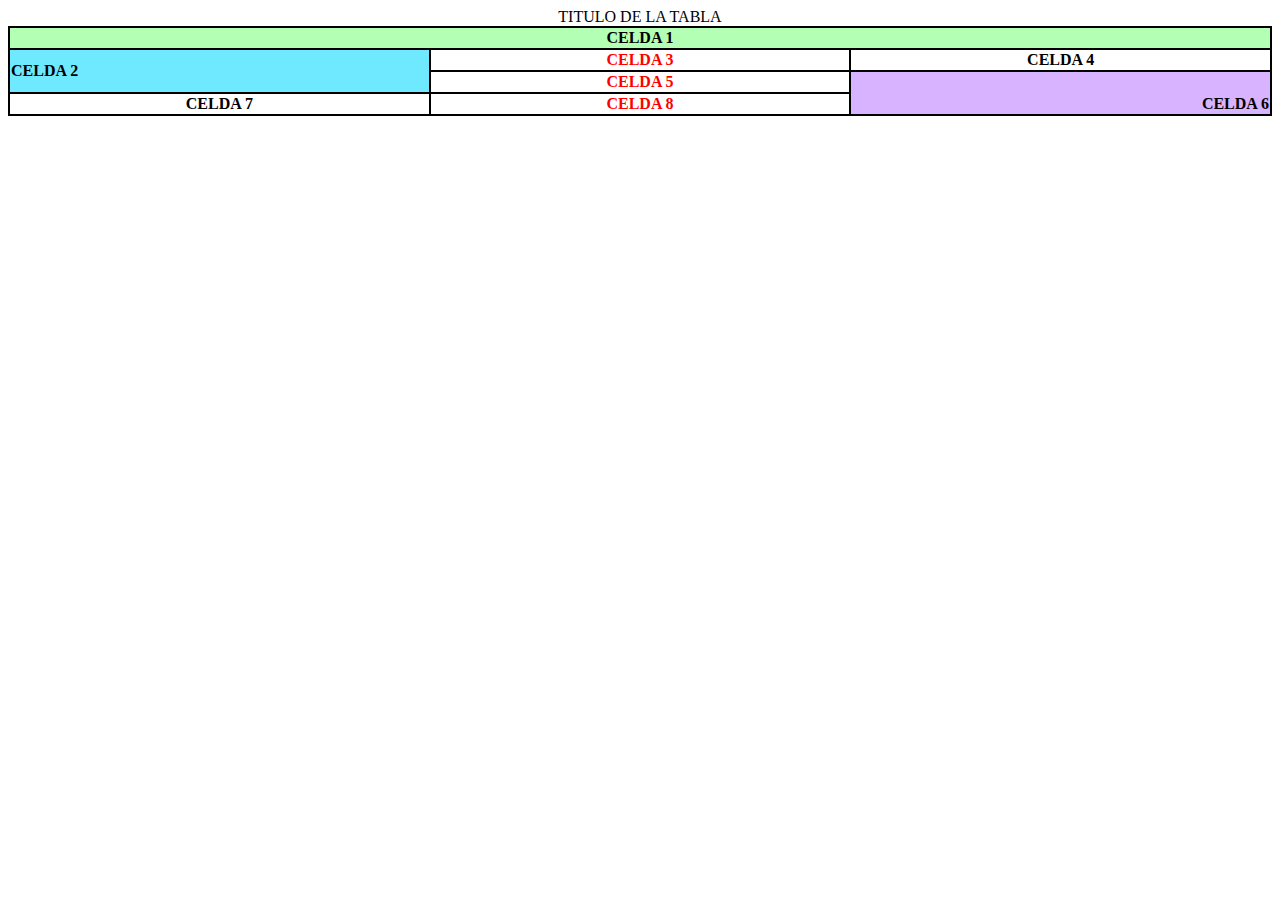
<file: Ejercicio 13/index.html>
<!DOCTYPE html>
<html lang="en">
<head>
    <meta charset="UTF-8">
    <meta http-equiv="X-UA-Compatible" content="IE=edge">
    <meta name="viewport" content="width=device-width, initial-scale=1.0">
    <title>Ejercicio 13</title>
    <link rel="stylesheet" href="./css/style.css">
</head>
<body>
    <table>
        <caption>TITULO DE LA TABLA</caption>
        <tr>
            <td colspan="3" class="verde">CELDA 1</td>
        </tr>
        <tr>
            <td rowspan="2" class="izquierda azul-claro ">CELDA 2</td>
            <td class="letra-roja">CELDA 3</td>
            <td>CELDA 4</td>
        </tr>
        <tr>
            <td class="letra-roja">CELDA 5</td>
            <td rowspan="2" class="derecha-abajo violeta">CELDA 6</td>
        </tr>
        <tr>
            <td>CELDA 7</td>
            <td class="letra-roja">CELDA 8</td>
        </tr>
    </table>
</body>
</html>
</file>
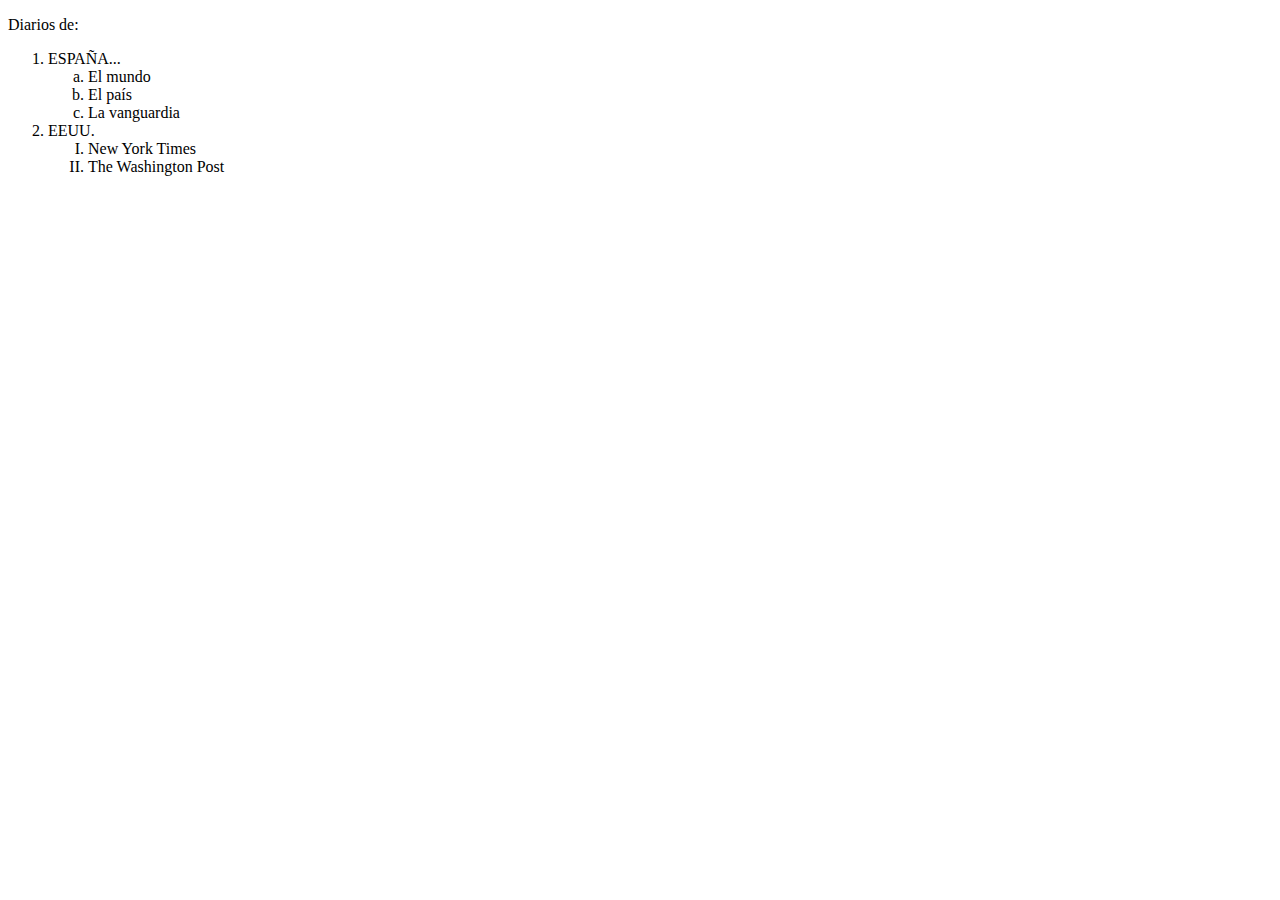
<file: Ejercicio 15/index.html>
<!DOCTYPE html>
<html lang="en">
<head>
    <meta charset="UTF-8">
    <meta http-equiv="X-UA-Compatible" content="IE=edge">
    <meta name="viewport" content="width=device-width, initial-scale=1.0">
    <title>Document</title>
</head>
<body>
    <p>Diarios de:</p>
    <ol>
        <li>
            ESPAÑA...
            <ol type="a">
                <li>El mundo</li>
                <li>El país</li>
                <li>La vanguardia</li>
            </ol>
        </li>
        <li>
            EEUU.
            <ol type="I">
                <li>New York Times</li>
                <li>The Washington Post</li>
            </ol>
        </li>
    </ol>
    
</body>
</html>
</file>
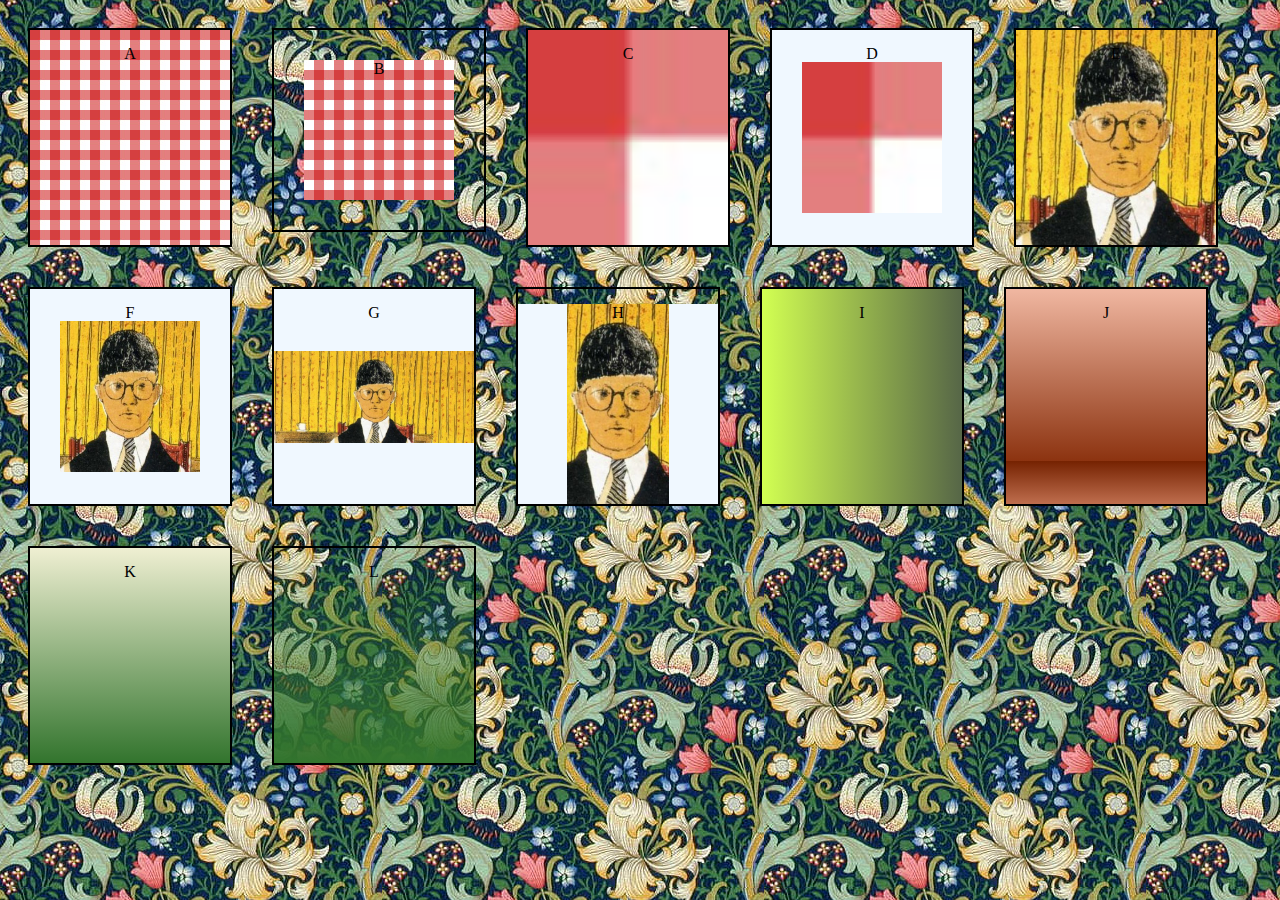
<file: Ejercicio 17/index.html>
<!DOCTYPE html>
<html lang="en">

<head>
    <meta charset="UTF-8">
    <meta name="viewport" content="width=device-width, initial-scale=1.0">
    <title>Ejercicio 17</title>
    <link rel="stylesheet" href="./css/style.css">
</head>

<body>
    <div id="c-1" class="caja">A</div>
    <div id="c-2" class="caja">B</div>
    <div id="c-3" class="caja">C</div>
    <div id="c-4" class="caja">D</div>
    <div id="c-5" class="caja">E</div>
    <div id="c-6" class="caja">F</div>
    <div id="c-7" class="caja">G</div>
    <div id="c-8" class="caja">H</div>
    <div id="c-9" class="caja">I</div>
    <div id="c-10" class="caja">J</div>
    <div id="c-11" class="caja">K</div>
    <div id="c-12" class="caja">L</div>
</body>

</html>
</file>
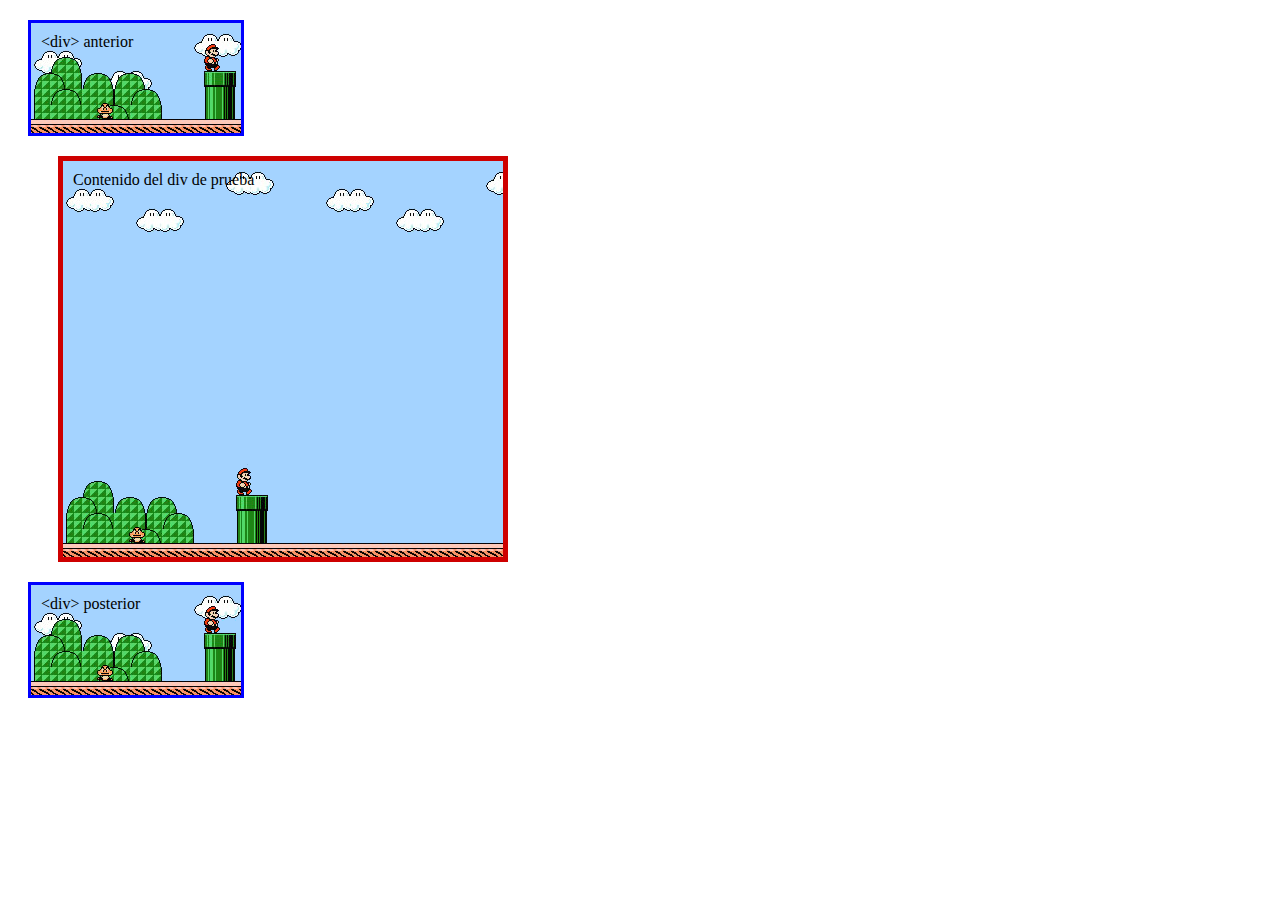
<file: Ejercicio 18/index.html>
<!DOCTYPE html>
<html lang="en">

<head>
    <meta charset="UTF-8">
    <meta name="viewport" content="width=device-width, initial-scale=1.0">
    <title>Ejercicio 18</title>
    <link rel="stylesheet" href="./css/style.css">
</head>

<body>
    <div class="caja1">
        <span>&lt;div&gt; anterior</span>
    </div>
    <div class="caja2">
        <span>Contenido del div de prueba</span>
    </div>
    <div class="caja1">
        <span>&lt;div&gt; posterior</span>
    </div>
</body>

</html>
</file>
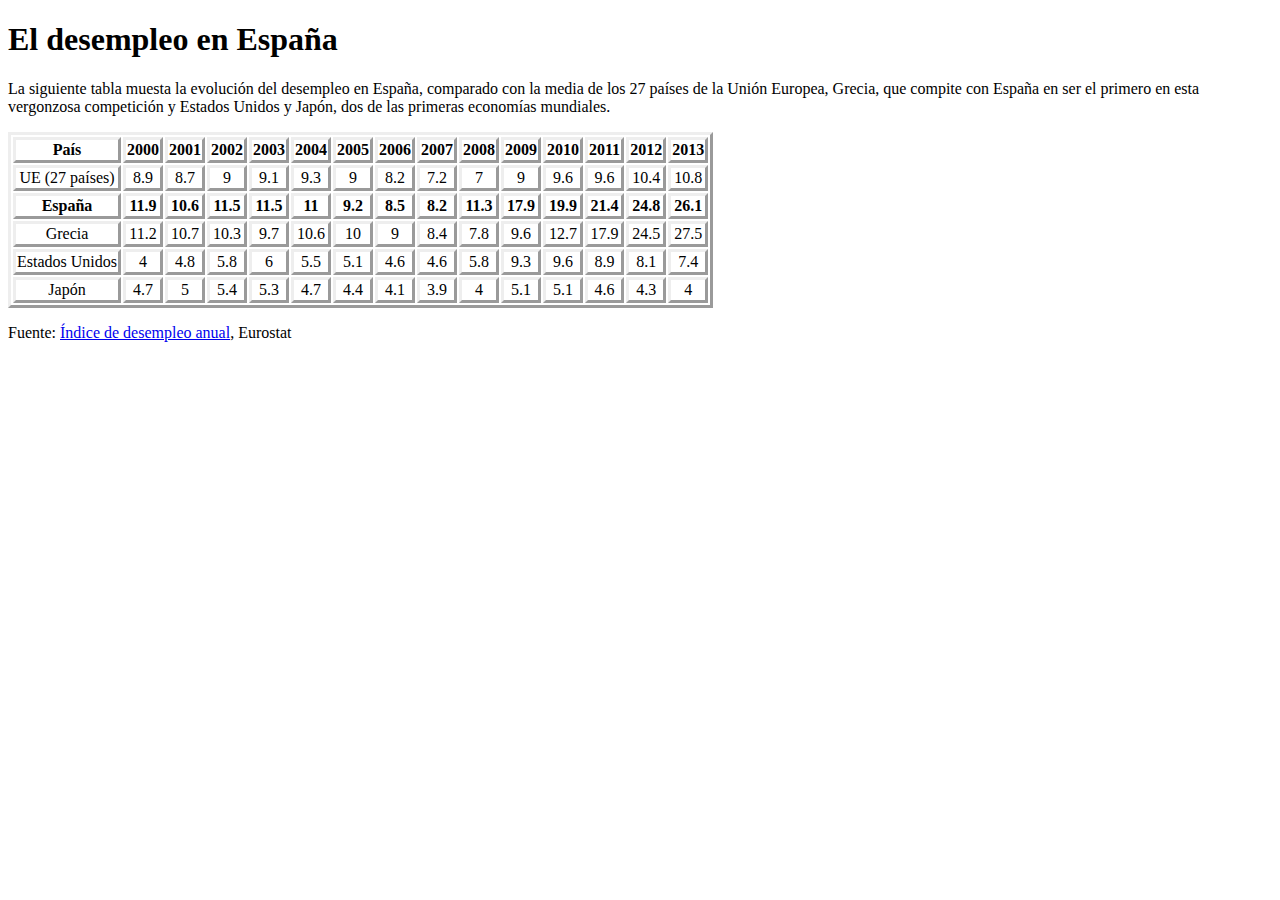
<file: Ejercicio 19/index.html>
<!DOCTYPE html>
<html lang="en">

<head>
    <meta charset="UTF-8">
    <meta name="viewport" content="width=device-width, initial-scale=1.0">
    <title>Ejercicio 19</title>
    <link rel="stylesheet" href="./css/style.css">
</head>

<body>
<h1>El desempleo en España</h1>
<p>La siguiente tabla muesta la evolución del desempleo en España, comparado con la media de los 27 países de la Unión Europea, Grecia, que compite con España en ser el primero en esta vergonzosa competición y Estados Unidos y Japón, dos de las primeras economías mundiales.</p>
<table>
    <tr>
        <th colspan="2">País</th>
        <th>2000</th>
        <th>2001</th>
        <th>2002</th>
        <th>2003</th>
        <th>2004</th>
        <th>2005</th>
        <th>2006</th>
        <th>2007</th>
        <th>2008</th>
        <th>2009</th>
        <th>2010</th>
        <th>2011</th>
        <th>2012</th>
        <th>2013</th>
    </tr>
    <tr>
        <td colspan="2">UE (27 países)</td>
        <td>8.9</td>
        <td>8.7</td>
        <td>9</td>
        <td>9.1</td>
        <td>9.3</td>
        <td>9</td>
        <td>8.2</td>
        <td>7.2</td>
        <td>7</td>
        <td>9</td>
        <td>9.6</td>
        <td>9.6</td>
        <td>10.4</td>
        <td>10.8</td>
    </tr>
    <tr class="letraNegra">
        <td colspan="2">España</td>
        <td>11.9</td>
        <td>10.6</td>
        <td>11.5</td>
        <td>11.5</td>
        <td>11</td>
        <td>9.2</td>
        <td>8.5</td>
        <td>8.2</td>
        <td>11.3</td>
        <td>17.9</td>
        <td>19.9</td>
        <td>21.4</td>
        <td>24.8</td>
        <td>26.1</td>
    </tr>
    <tr>
        <td colspan="2">Grecia</td>
        <td>11.2</td>
        <td>10.7</td>
        <td>10.3</td>
        <td>9.7</td>
        <td>10.6</td>
        <td>10</td>
        <td>9</td>
        <td>8.4</td>
        <td>7.8</td>
        <td>9.6</td>
        <td>12.7</td>
        <td>17.9</td>
        <td>24.5</td>
        <td>27.5</td>
    </tr>
    <tr>
        <td colspan="2">Estados Unidos</td>
        <td>4</td>
        <td>4.8</td>
        <td>5.8</td>
        <td>6</td>
        <td>5.5</td>
        <td>5.1</td>
        <td>4.6</td>
        <td>4.6</td>
        <td>5.8</td>
        <td>9.3</td>
        <td>9.6</td>
        <td>8.9</td>
        <td>8.1</td>
        <td>7.4</td>
    </tr>
    <tr>
        <td colspan="2">Japón</td>
        <td>4.7</td>
        <td>5</td>
        <td>5.4</td>
        <td>5.3</td>
        <td>4.7</td>
        <td>4.4</td>
        <td>4.1</td>
        <td>3.9</td>
        <td>4</td>
        <td>5.1</td>
        <td>5.1</td>
        <td>4.6</td>
        <td>4.3</td>
        <td>4</td>
    </tr>
</table>
<p>Fuente: <a href="https://ec.europa.eu/eurostat/statistics-explained/index.php?title=Employment_-_annual_statistics/es&oldid=496968">Índice de desempleo anual</a>, Eurostat</p>


</body>

</html>
</file>
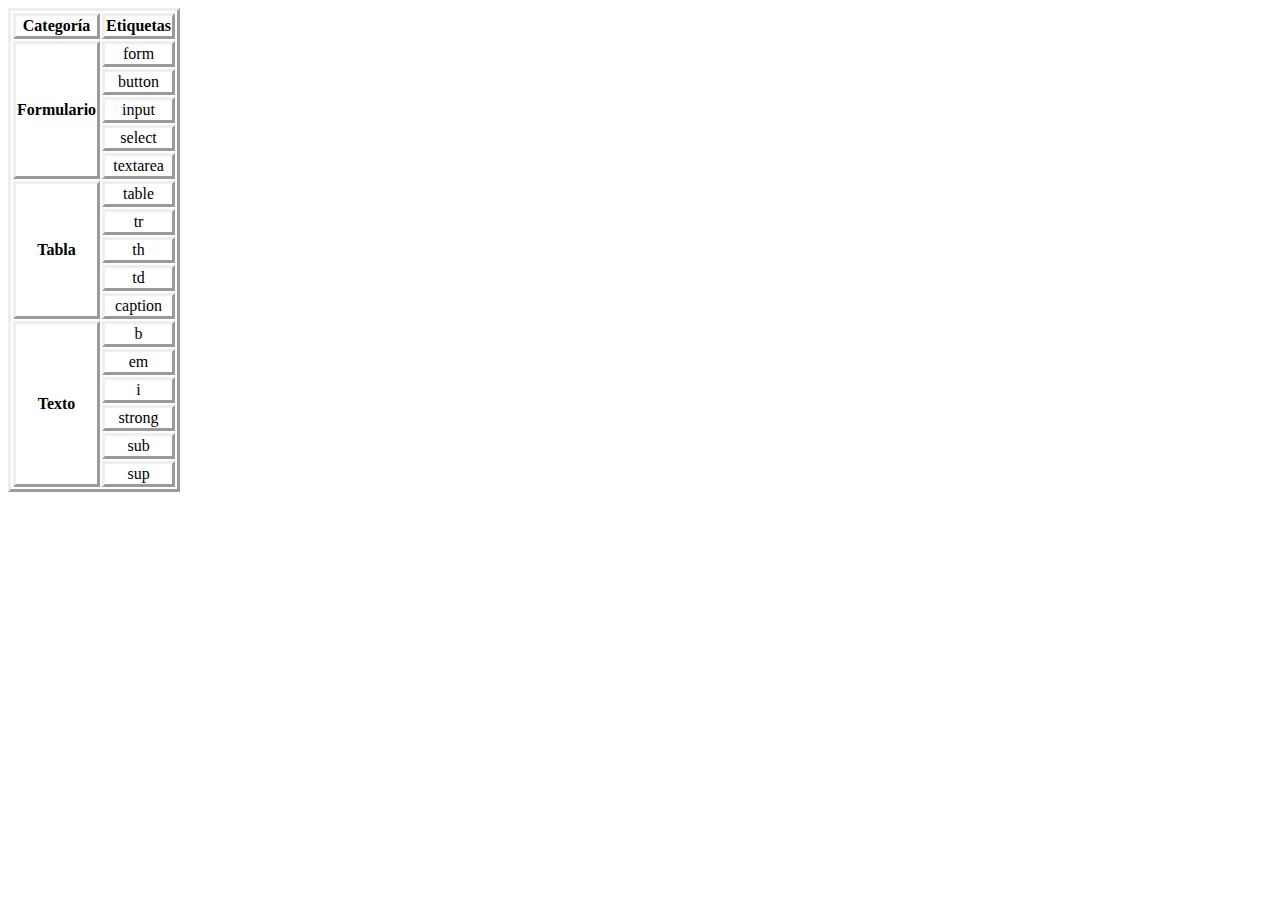
<file: Ejercicio 20/index.html>
<!DOCTYPE html>
<html lang="en">

<head>
    <meta charset="UTF-8">
    <meta name="viewport" content="width=device-width, initial-scale=1.0">
    <title>Ejercicio 20</title>
    <link rel="stylesheet" href="./css/style.css">
</head>

<body>
    <table>
        <tr>
            <th>Categoría</th>
            <th>Etiquetas</th>
        </tr>
        <tr>
            <th rowspan="5">Formulario</th>
            <td>form</td>
        </tr>
        <tr>
            <td>button</td>
        </tr>
        <tr>
            <td>input</td>
        </tr>
        <tr>
            <td>select</td>
        </tr>
        <tr>
            <td>textarea</td>
        </tr>
        <tr>
            <th rowspan="5">Tabla</th>
            <td>table</td>
        </tr>
        <tr>
            <td>tr</td>
        </tr>
        <tr>
            <td>th</td>
        </tr>
        <tr>
            <td>td</td>
        </tr>
        <tr>
            <td>caption</td>
        </tr>
        <tr>
            <th rowspan="6">Texto</th>
            <td>b</td>
        </tr>
        <tr>
            <td>em</td>
        </tr>
        <tr>
            <td>i</td>
        </tr>
        <tr>
            <td>strong</td>
        </tr>
        <tr>
            <td>sub</td>
        </tr>
        <tr>
            <td>sup</td>
        </tr>
    </table>
</body>

</html>
</file>
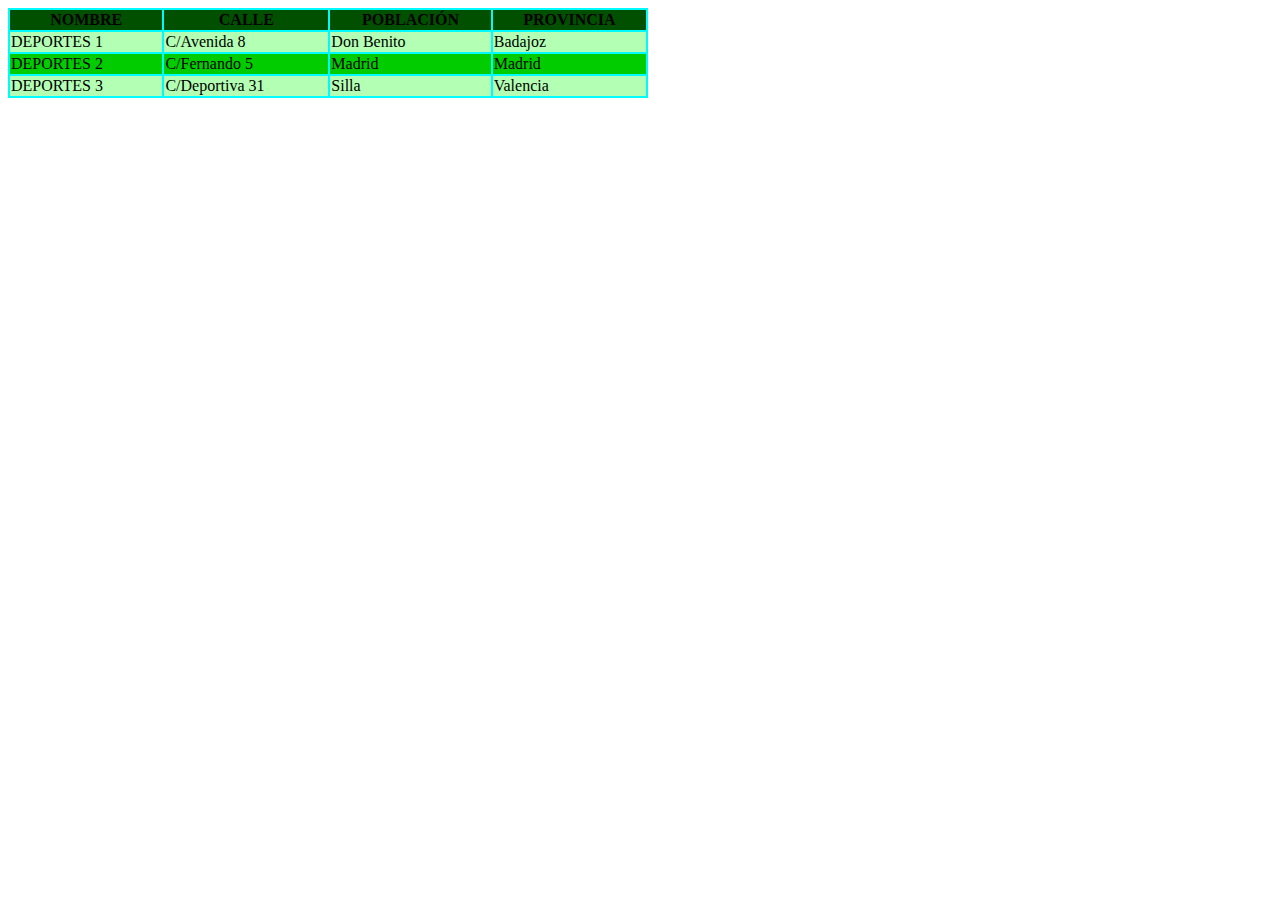
<file: Ejercicio 11/donde2.html>
<!DOCTYPE html>
<html lang="en">

<head>
    <meta charset="UTF-8">
    <meta http-equiv="X-UA-Compatible" content="IE=edge">
    <meta name="viewport" content="width=device-width, initial-scale=1.0">
    <title>donde 2</title>
    <link rel="stylesheet" href="./deportes/css/style.css">
</head>

<body>
    <table>
        <tr class="verde-oscuro">
            <th>NOMBRE</th>
            <th>CALLE</th>
            <th>POBLACIÓN</th>
            <th>PROVINCIA</th>
        </tr>
        <tr class="verde-claro">
            <td>DEPORTES 1</td>
            <td>C/Avenida 8</td>
            <td>Don Benito</td>
            <td>Badajoz</td>
        </tr>
        <tr class="verde">
            <td>DEPORTES 2</td>
            <td>C/Fernando 5</td>
            <td>Madrid</td>
            <td>Madrid</td>
        </tr>
        <tr class="verde-claro">
            <td>DEPORTES 3</td>
            <td>C/Deportiva 31</td>
            <td>Silla</td>
            <td>Valencia</td>
        </tr>
    </table>
    
</body>

</html>
</file>
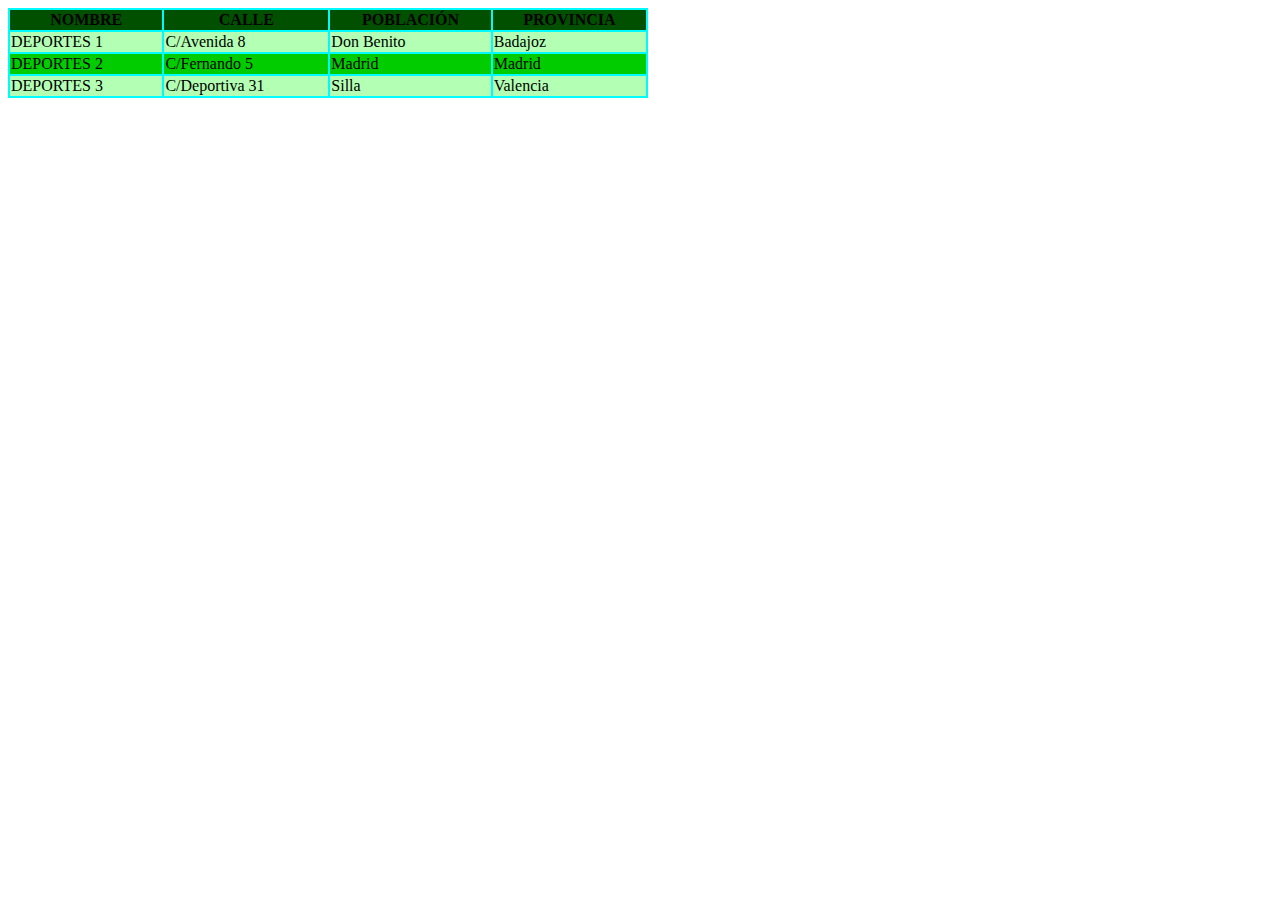
<file: Ejercicio 11/deportes/donde.html>
<!DOCTYPE html>
<html lang="en">

<head>
    <meta charset="UTF-8">
    <meta http-equiv="X-UA-Compatible" content="IE=edge">
    <meta name="viewport" content="width=device-width, initial-scale=1.0">
    <title>donde 1</title>
    <link rel="stylesheet" href="./css/style.css">
</head>

<body>
    <table>
        <tr class="verde-oscuro">
            <th>NOMBRE</th>
            <th>CALLE</th>
            <th>POBLACIÓN</th>
            <th>PROVINCIA</th>
        </tr>
        <tr class="verde-claro">
            <td>DEPORTES 1</td>
            <td>C/Avenida 8</td>
            <td>Don Benito</td>
            <td>Badajoz</td>
        </tr>
        <tr class="verde">
            <td>DEPORTES 2</td>
            <td>C/Fernando 5</td>
            <td>Madrid</td>
            <td>Madrid</td>
        </tr>
        <tr class="verde-claro">
            <td>DEPORTES 3</td>
            <td>C/Deportiva 31</td>
            <td>Silla</td>
            <td>Valencia</td>
        </tr>
    </table>
</body>

</html>
</file>
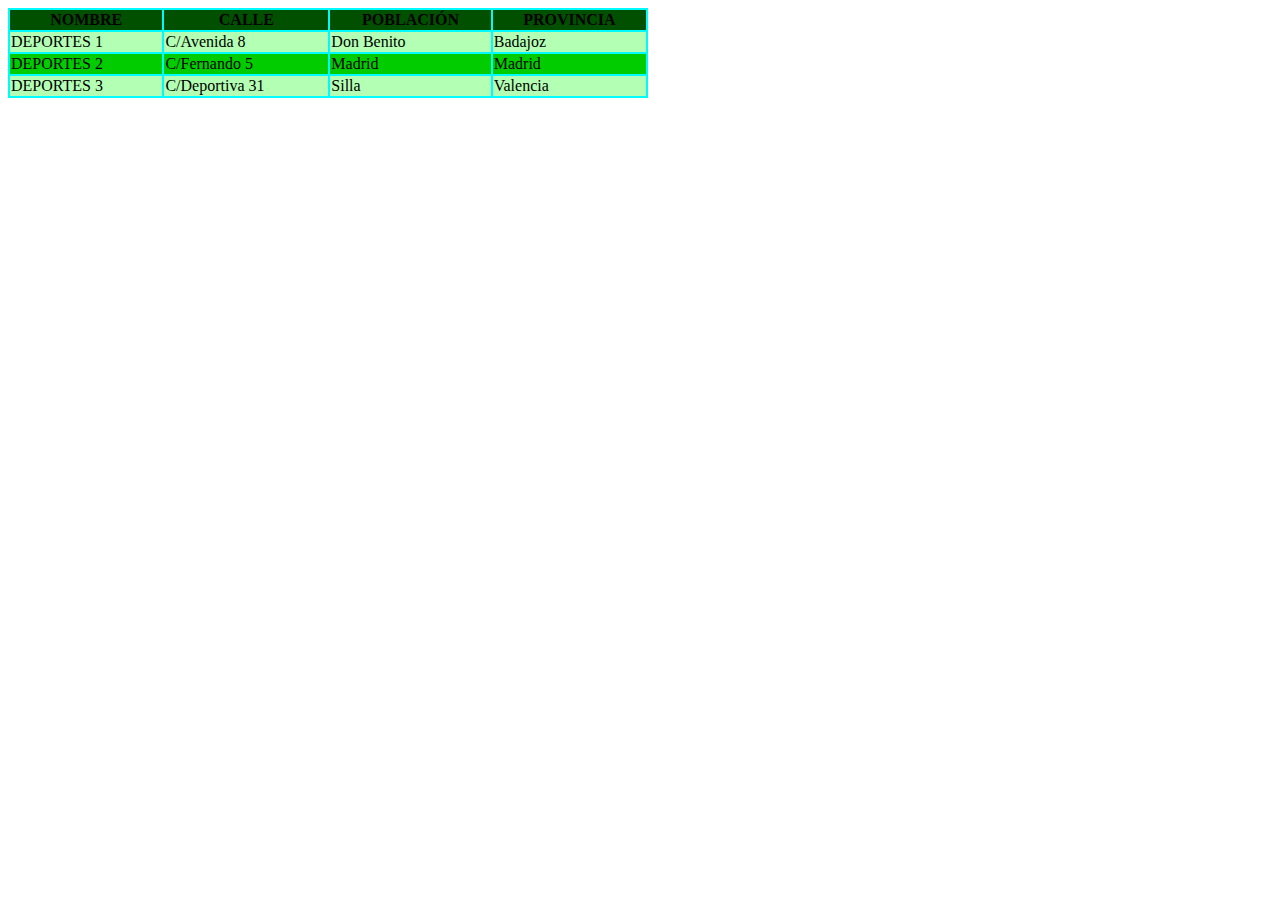
<file: Ejercicio 11/pages/donde2.html>
<!DOCTYPE html>
<html lang="en">

<head>
    <meta charset="UTF-8">
    <meta http-equiv="X-UA-Compatible" content="IE=edge">
    <meta name="viewport" content="width=device-width, initial-scale=1.0">
    <title>donde 2</title>
    <link rel="stylesheet" href="../deportes/css/style.css">
</head>

<body>
    <table>
        <tr class="verde-oscuro">
            <th>NOMBRE</th>
            <th>CALLE</th>
            <th>POBLACIÓN</th>
            <th>PROVINCIA</th>
        </tr>
        <tr class="verde-claro">
            <td>DEPORTES 1</td>
            <td>C/Avenida 8</td>
            <td>Don Benito</td>
            <td>Badajoz</td>
        </tr>
        <tr class="verde">
            <td>DEPORTES 2</td>
            <td>C/Fernando 5</td>
            <td>Madrid</td>
            <td>Madrid</td>
        </tr>
        <tr class="verde-claro">
            <td>DEPORTES 3</td>
            <td>C/Deportiva 31</td>
            <td>Silla</td>
            <td>Valencia</td>
        </tr>
    </table>
    
</body>

</html>
</file>
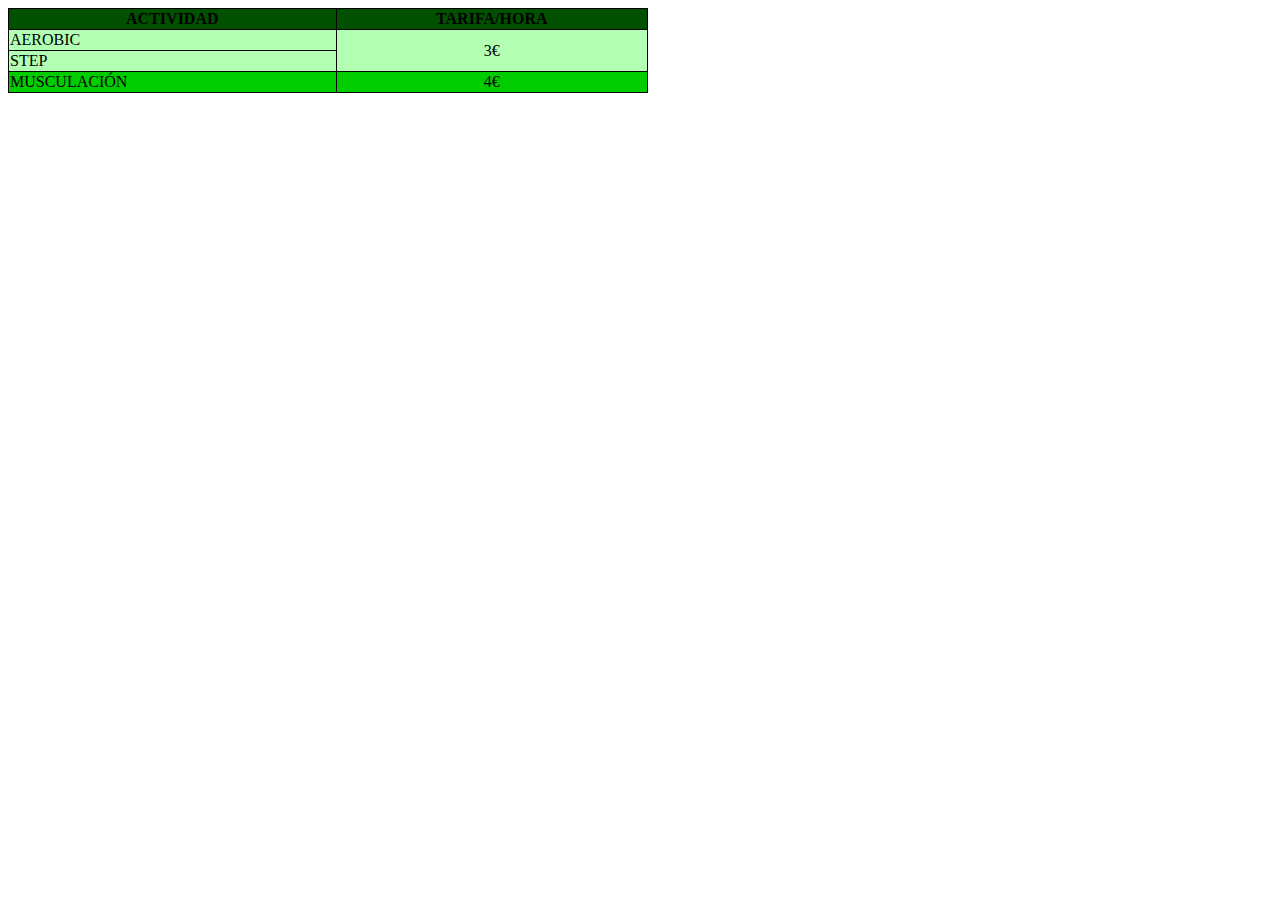
<file: Ejercicio 12/deportes/instalaciones.html>
<!DOCTYPE html>
<html lang="en">
<head>
    <meta charset="UTF-8">
    <meta http-equiv="X-UA-Compatible" content="IE=edge">
    <meta name="viewport" content="width=device-width, initial-scale=1.0">
    <title>Ejercicio 12</title>
    <link rel="stylesheet" href="./css/style.css">
</head>
<body>
    <table>
        <tr class="verde-oscuro">
            <th>ACTIVIDAD</th>
            <th>TARIFA/HORA</th>
        </tr>
        <tr class="verde-claro">
            <td>AEROBIC</td>
            <td rowspan="2" class="centrado">3€</td>
        </tr>
        <tr class="verde-claro">
            <td>STEP</td>
        </tr>
        <tr class="verde">
            <td>MUSCULACIÓN</td>
            <td class="centrado">4€</td>
        </tr>
    </table>
</body>
</html>
</file>
<file: Ejercicio 13/css/style.css>
table {
    border-collapse: collapse;
    width: 100%;
}

td {
    border: 2px solid black;
    text-align: center;
    font-weight: bold;
}


.izquierda{
    text-align: left;
}

.derecha-abajo{
    text-align: right;
    vertical-align: bottom;
}

.centrado{
    text-align: center;
}

.azul-claro{
    background-color: #6fe9ff;
}

.letra-roja{
    color: red;
}

.violeta{
    background-color: #d8b3ff;
}

.verde{
    background-color: #b3ffb3;
}
</file>
<file: Ejercicio 17/css/style.css>
body {
    /* background-color: aqua; */
    background-image: url('../../img/ac.jpg');
}

.caja {
    width: 200px;
    height: 200px;
    border: 2px black solid;
    background-color: aliceblue;
    margin: 20px;
    float: left;
    text-align: center;
    padding-top: 15px;
}

#c-1 {
    background-image: url('../../img/back_mantel.jpg');
}

#c-2 {
    background-image: url('../../img/back_mantel.jpg');
    background-clip: content-box;
    padding: 30px;
    width: 150px;
    height: 140px;
}

#c-3 {
    background-image: url('../../img/back_mantel.jpg');
    background-size: 100% 100%;
}

#c-4 {
    background-image: url('../../img/back_mantel.jpg');
    background-size: 70% 70%;
    background-repeat: no-repeat;
    background-position: 50% 50%;
}

#c-5 {
    background-image: url('../../img/dh.jpg');
    background-repeat: no-repeat;
    background-size: cover;
}

#c-6 {
    background-image: url('../../img/dh.jpg');
    background-size: 70% 70%;
    background-repeat: no-repeat;
    background-position: 50% 50%;
}

#c-7 {
    background-image: url('../../img/dh_2.jpg');
    background-repeat: no-repeat;
    background-size: contain;
    background-position: 50% 50%;
}

#c-8 {
    background-image: url('../../img/dh_3.jpg');
    background-repeat: no-repeat;
    background-size: contain;
    background-origin: content-box;
    background-clip: content-box;
    background-position: 50% 50%;
}

#c-9 {
    background: linear-gradient(to right, #d2ff52 0%, #566647 100%);
}

#c-10 {
    background: linear-gradient(to bottom, rgba(240, 183, 161, 1) 0%, rgba(140, 51, 16, 1) 80%, rgba(117, 34, 1, 1) 51%, rgba(191, 110, 78, 1) 100%);
}

#c-11 {
    background-image: linear-gradient(to top, rgba(50, 116, 45, 1) 0%, rgba(239, 239, 210, 1) 100%);
}

#c-12 {
    background: linear-gradient(to top, rgba(50, 116, 45, 1) 0%, rgba(50, 116, 45, 0) 100%), #ffffff00;
}
</file>
<file: Ejercicio 18/css/style.css>
p{
    font-size: 10px;
}

div{
    margin: 20px;
    padding: 10px;
}

.caja1{
    width: 190px;
    height: 90px;
    border: 3px blue solid;
    background: url(../../img/f01.png) left bottom repeat-x, url(../../img/f02.png) left bottom no-repeat, url(../../img/f03.png) left top repeat-x;
    background-color: #a4d3ff;
}

.caja2{
        width: 420px;
        height: 376px;
        border: 5px rgb(206, 0, 0) solid;
        background-color: aliceblue;
        margin-left: 50px;
        background: url(../../img/f01.png) left bottom repeat-x, url(../../img/f02.png) left bottom no-repeat, url(../../img/f03.png) left top repeat-x;
        background-color: #a4d3ff;
}


.caja3{
    display: flex;
    width: 200px;
    height: 200px;
    border: 2px black solid;
    background-color: aliceblue;
    margin: 20px;
    text-align: center;
    padding-top: 15px;
}
</file>
<file: Ejercicio 19/css/style.css>
table, th, td {
    table-layout: fixed;
    border: outset;
    text-align: center;
    border: outset;
}

.letraNegra{
    font-weight: bold;
}
</file>
<file: Ejercicio 20/css/style.css>
table, th, td {
    table-layout: fixed;
    border: outset;
    text-align: center;
    border: outset;
    
}

.letraNegra{
    font-weight: bold;
}
</file>
<file: Ejercicio 11/deportes/css/style.css>
body{
  width: 50%;
}

table {
    border-collapse: collapse;
    width: 100%;
    border: #00fbff 2px solid;
  }

  th, td {
    border: #00fbff 2px solid;
  }

  th{
    text-align: center;
 }
 

  .verde {
    background-color: #00cc00;
  }

  .verde-claro {
    background-color: #b3ffb3;
  }

  .verde-oscuro {
    background-color:  #005000;
  }
</file>
<file: Ejercicio 12/deportes/css/style.css>
body{
    width: 50%;
}

table {
    border-collapse: collapse;
    width: 100%;
}

th, td {
    border: 1px solid black;
    text-align: left;
}
th{
   text-align: center;
}

.verde {
    background-color: #00cc00;
  }

  .verde-claro {
    background-color: #b3ffb3;
  }

  .verde-oscuro {
    background-color: #005000;
  }

  .centrado{
      text-align: center;
  }
</file>
